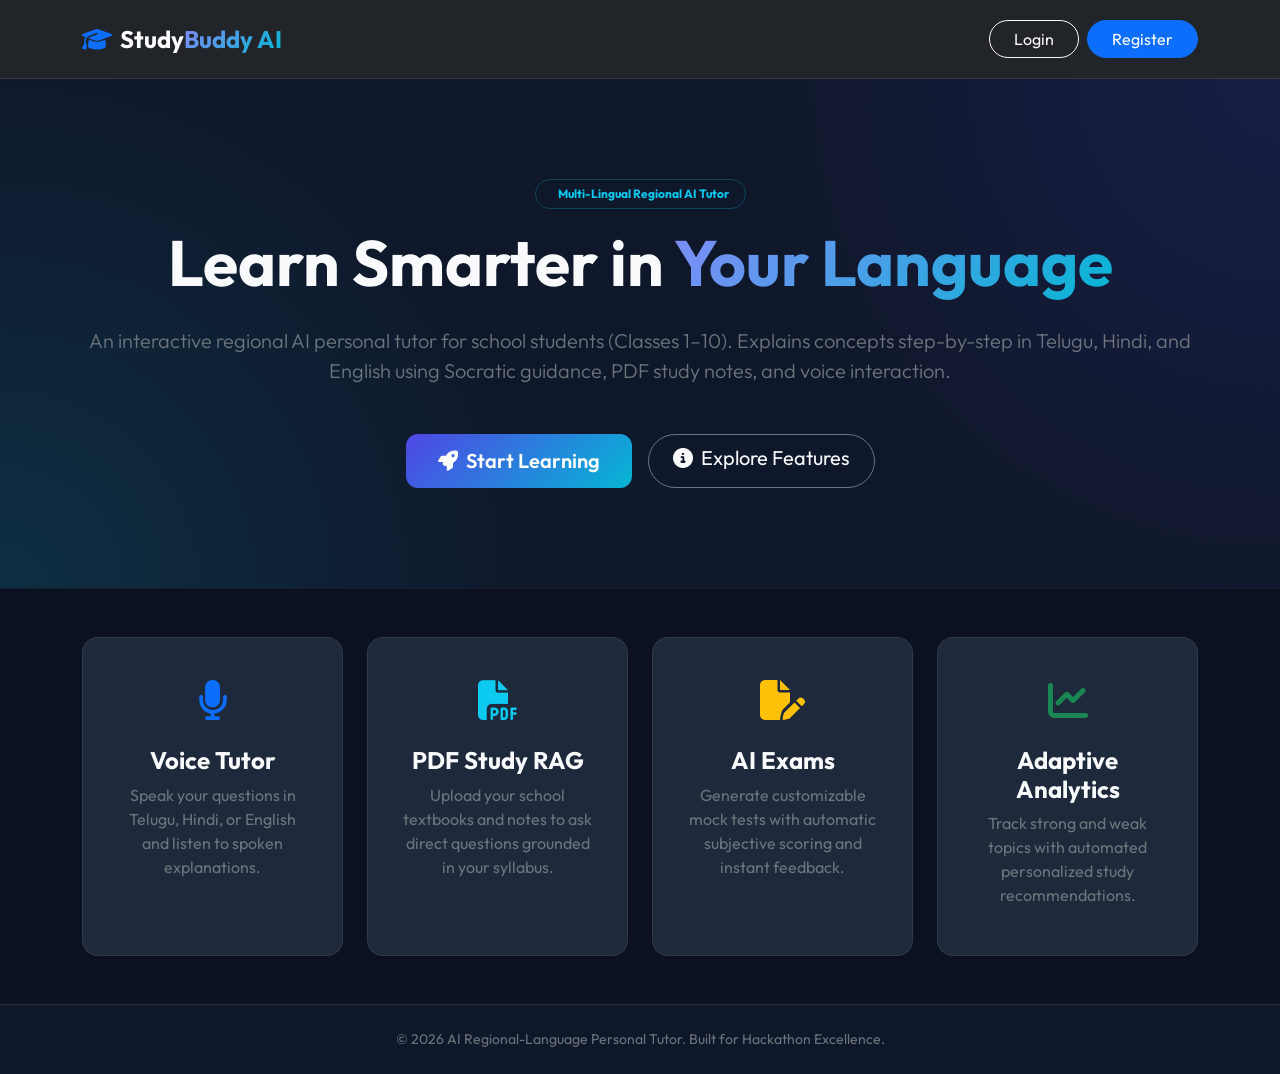
<file: study buddy/frontend/index.html>
<!DOCTYPE html>
<html lang="en">
<head>
    <meta charset="UTF-8">
    <meta name="viewport" content="width=device-width, initial-scale=1.0">
    <title>AI Regional-Language Personal Tutor</title>
    <!-- Bootstrap 5 CSS -->
    <link href="https://cdn.jsdelivr.net/npm/bootstrap@5.3.3/dist/css/bootstrap.min.css" rel="stylesheet">
    <!-- Google Fonts -->
    <link href="https://fonts.googleapis.com/css2?family=Outfit:wght@300;400;500;600;700&display=swap" rel="stylesheet">
    <!-- FontAwesome Icons -->
    <link rel="stylesheet" href="https://cdnjs.cloudflare.com/ajax/libs/font-awesome/6.5.1/css/all.min.css">
    <style>
        :root {
            --primary: #4F46E5;
            --primary-hover: #4338CA;
            --bg-dark: #0F172A;
            --card-bg: #1E293B;
            --text-light: #F8FAFC;
            --accent: #06B6D4;
        }
        body {
            font-family: 'Outfit', sans-serif;
            background-color: var(--bg-dark);
            color: var(--text-light);
            min-height: 100vh;
            display: flex;
            flex-direction: column;
        }
        .hero-section {
            padding: 100px 0;
            background: radial-gradient(circle at top right, rgba(79, 70, 229, 0.15), transparent 40%),
                        radial-gradient(circle at bottom left, rgba(6, 182, 212, 0.15), transparent 40%);
        }
        .gradient-text {
            background: linear-gradient(135deg, #818CF8, #06B6D4);
            -webkit-background-clip: text;
            -webkit-text-fill-color: transparent;
        }
        .feature-card {
            background: var(--card-bg);
            border: 1px solid rgba(255, 255, 255, 0.08);
            border-radius: 16px;
            padding: 2rem;
            transition: transform 0.3s ease, border-color 0.3s ease;
        }
        .feature-card:hover {
            transform: translateY(-5px);
            border-color: rgba(99, 102, 241, 0.4);
        }
        .btn-custom {
            background: linear-gradient(135deg, #4F46E5, #06B6D4);
            border: none;
            color: white;
            padding: 12px 32px;
            font-weight: 600;
            border-radius: 12px;
            transition: opacity 0.2s ease;
        }
        .btn-custom:hover {
            opacity: 0.9;
            color: white;
        }
    </style>
</head>
<body>
    <!-- Navbar -->
    <nav class="navbar navbar-expand-lg navbar-dark bg-dark py-3 border-bottom border-secondary border-opacity-25">
        <div class="container">
            <a class="navbar-brand fw-bold fs-4 d-flex align-items-center gap-2" href="#">
                <i class="fa-solid fa-graduation-cap text-primary"></i>
                <span>Study<span class="gradient-text">Buddy AI</span></span>
            </a>
            <div class="d-flex gap-2">
                <a href="login.html" class="btn btn-outline-light rounded-pill px-4">Login</a>
                <a href="register.html" class="btn btn-primary rounded-pill px-4">Register</a>
            </div>
        </div>
    </nav>

    <!-- Hero Section -->
    <section class="hero-section flex-grow-1 d-flex align-items-center">
        <div class="container text-center">
            <span class="badge bg-indigo-500 bg-opacity-25 text-info px-3 py-2 rounded-pill mb-3 border border-info border-opacity-25">
                <i class="fa-solid fa-sparkles me-1"></i> Multi-Lingual Regional AI Tutor
            </span>
            <h1 class="display-3 fw-bold mb-4">Learn Smarter in <span class="gradient-text">Your Language</span></h1>
            <p class="lead text-secondary max-w-2xl mx-auto mb-5">
                An interactive regional AI personal tutor for school students (Classes 1–10). Explains concepts step-by-step in Telugu, Hindi, and English using Socratic guidance, PDF study notes, and voice interaction.
            </p>
            <div class="d-flex justify-content-center gap-3">
                <a href="login.html" class="btn btn-custom btn-lg"><i class="fa-solid fa-rocket me-2"></i>Start Learning</a>
                <a href="#features" class="btn btn-outline-secondary btn-lg rounded-pill px-4 text-light"><i class="fa-solid fa-circle-info me-2"></i>Explore Features</a>
            </div>
        </div>
    </section>

    <!-- Features -->
    <section id="features" class="py-5 bg-black bg-opacity-25 border-top border-secondary border-opacity-10">
        <div class="container">
            <div class="row g-4">
                <div class="col-md-3">
                    <div class="feature-card text-center h-100">
                        <div class="fs-1 text-primary mb-3"><i class="fa-solid fa-microphone"></i></div>
                        <h4 class="fw-bold mb-2">Voice Tutor</h4>
                        <p class="text-secondary">Speak your questions in Telugu, Hindi, or English and listen to spoken explanations.</p>
                    </div>
                </div>
                <div class="col-md-3">
                    <div class="feature-card text-center h-100">
                        <div class="fs-1 text-info mb-3"><i class="fa-solid fa-file-pdf"></i></div>
                        <h4 class="fw-bold mb-2">PDF Study RAG</h4>
                        <p class="text-secondary">Upload your school textbooks and notes to ask direct questions grounded in your syllabus.</p>
                    </div>
                </div>
                <div class="col-md-3">
                    <div class="feature-card text-center h-100">
                        <div class="fs-1 text-warning mb-3"><i class="fa-solid fa-file-pen"></i></div>
                        <h4 class="fw-bold mb-2">AI Exams</h4>
                        <p class="text-secondary">Generate customizable mock tests with automatic subjective scoring and instant feedback.</p>
                    </div>
                </div>
                <div class="col-md-3">
                    <div class="feature-card text-center h-100">
                        <div class="fs-1 text-success mb-3"><i class="fa-solid fa-chart-line"></i></div>
                        <h4 class="fw-bold mb-2">Adaptive Analytics</h4>
                        <p class="text-secondary">Track strong and weak topics with automated personalized study recommendations.</p>
                    </div>
                </div>
            </div>
        </div>
    </section>

    <!-- Footer -->
    <footer class="py-4 border-top border-secondary border-opacity-25 text-center text-secondary small">
        <div class="container">
            <p class="mb-0">© 2026 AI Regional-Language Personal Tutor. Built for Hackathon Excellence.</p>
        </div>
    </footer>
</body>
</html>
</file>
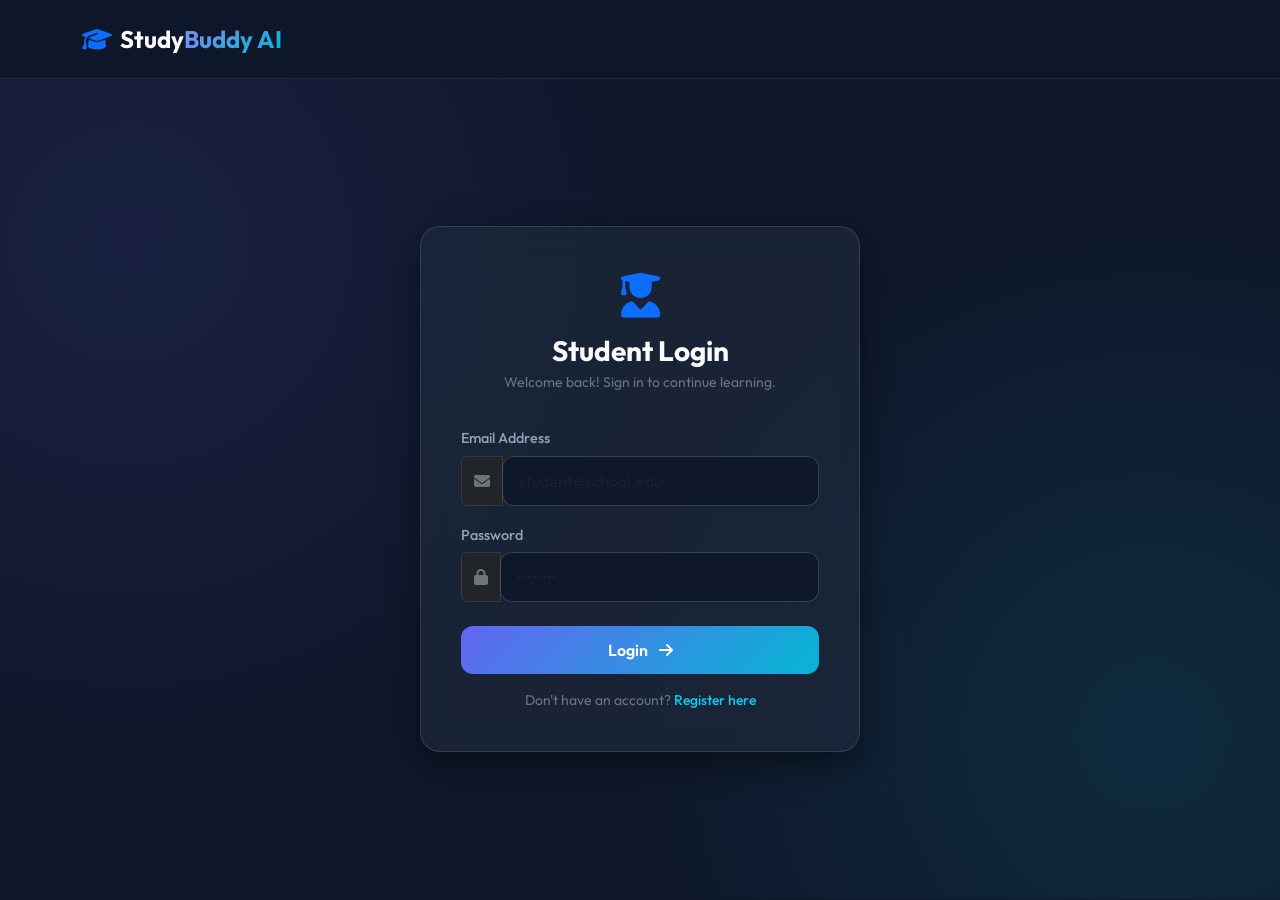
<file: study buddy/frontend/chat.html>
<!DOCTYPE html>
<html lang="en">
<head>
    <meta charset="UTF-8">
    <meta name="viewport" content="width=device-width, initial-scale=1.0">
    <title>AI Tutor Chat - StudyBuddy AI</title>
    <link href="https://cdn.jsdelivr.net/npm/bootstrap@5.3.3/dist/css/bootstrap.min.css" rel="stylesheet">
    <link href="https://fonts.googleapis.com/css2?family=Outfit:wght@300;400;500;600;700&display=swap" rel="stylesheet">
    <link rel="stylesheet" href="https://cdnjs.cloudflare.com/ajax/libs/font-awesome/6.5.1/css/all.min.css">
    <link rel="stylesheet" href="css/style.css">
    <link rel="stylesheet" href="css/chat.css">
</head>
<body>
    <!-- App Navbar -->
    <nav class="navbar navbar-expand-lg navbar-dark navbar-custom py-2 border-bottom border-secondary border-opacity-25">
        <div class="container-fluid px-4">
            <div class="d-flex align-items-center gap-3">
                <button class="btn btn-outline-secondary btn-sm d-md-none" type="button" data-bs-toggle="offcanvas" data-bs-target="#sidebarOffcanvas">
                    <i class="fa-solid fa-bars"></i>
                </button>
                <a class="navbar-brand fw-bold fs-4 d-flex align-items-center gap-2" href="dashboard.html">
                    <i class="fa-solid fa-graduation-cap text-primary"></i>
                    <span>Study<span class="gradient-text">Buddy AI</span></span>
                </a>
            </div>

            <div class="d-flex align-items-center gap-2">
                <a href="dashboard.html" class="btn btn-outline-light btn-sm rounded-pill px-3">
                    <i class="fa-solid fa-house me-1"></i> Dashboard
                </a>
                <button id="btnNewChat" class="btn btn-primary-gradient btn-sm rounded-pill px-3">
                    <i class="fa-solid fa-plus me-1"></i> New Chat
                </button>
            </div>
        </div>
    </nav>

    <!-- Main Chat Workspace -->
    <div class="chat-container">
        <!-- Desktop Sidebar History -->
        <aside class="chat-sidebar d-none d-md-flex">
            <div class="p-3 border-bottom border-secondary border-opacity-25 d-flex justify-content-between align-items-center">
                <span class="fw-bold text-secondary small text-uppercase tracking-wider"><i class="fa-solid fa-clock-rotate-left me-2"></i>History</span>
                <a href="history.html" class="text-info small text-decoration-none">Manage</a>
            </div>
            <div class="history-list" id="sidebarHistoryList">
                <!-- Dynamically populated -->
            </div>
        </aside>

        <!-- Mobile Offcanvas Sidebar -->
        <div class="offcanvas offcanvas-start bg-dark text-light" tabindex="-1" id="sidebarOffcanvas">
            <div class="offcanvas-header border-bottom border-secondary border-opacity-25">
                <h5 class="offcanvas-title fw-bold"><i class="fa-solid fa-clock-rotate-left me-2 text-primary"></i>Chat History</h5>
                <button type="button" class="btn-close btn-close-white" data-bs-dismiss="offcanvas"></button>
            </div>
            <div class="offcanvas-body p-2" id="mobileSidebarHistoryList">
                <!-- Dynamically populated -->
            </div>
        </div>

        <!-- Main Chat Area -->
        <main class="chat-main">
            <!-- Header Controls Bar -->
            <div class="chat-header">
                <div class="d-flex align-items-center gap-2">
                    <h5 class="fw-bold mb-0 text-truncate" id="chatTitle" style="max-width: 300px;">New Doubt Session</h5>
                    <span class="badge bg-primary bg-opacity-25 text-info border border-info border-opacity-25" id="activeModeBadge">Teach Me</span>
                </div>

                <div class="d-flex align-items-center gap-2">
                    <!-- Auto-Speak Toggle -->
                    <div class="form-check form-switch mb-0 d-none d-sm-flex align-items-center gap-1 text-secondary small">
                        <input class="form-check-input" type="checkbox" id="autoSpeakToggle">
                        <label class="form-check-label" for="autoSpeakToggle"><i class="fa-solid fa-volume-high me-1"></i>Auto-Speak</label>
                    </div>

                    <!-- Tutor Mode Selector -->
                    <select class="form-select form-select-sm" id="tutorModeSelect" style="width: auto;">
                        <option value="Teach Me">🎓 Teach Me (Socratic Step-by-Step)</option>
                        <option value="Quick Explanation">⚡ Quick Explanation</option>
                        <option value="Practice Me">📝 Practice Me</option>
                    </select>

                    <!-- Language Selector -->
                    <select class="form-select form-select-sm" id="languageSelect" style="width: auto;">
                        <option value="English">🇬🇧 English</option>
                        <option value="Telugu">తెలుగు (Telugu)</option>
                        <option value="Hindi">हिंदी (Hindi)</option>
                    </select>

                    <!-- Knowledge Source & RAG Mode Selector -->
                    <select class="form-select form-select-sm" id="documentSelect" style="width: auto;">
                        <option value="">🌐 General AI Knowledge</option>
                        <option value="STRICT_ALL">📄 Strict PDF Mode (All Notes)</option>
                    </select>
                </div>
            </div>

            <!-- Messages Stream Area -->
            <div class="chat-messages" id="chatMessages">
                <!-- Welcome Empty State -->
                <div class="text-center my-auto py-5" id="emptyChatState">
                    <div class="fs-1 text-primary mb-3"><i class="fa-solid fa-robot"></i></div>
                    <h3 class="fw-bold mb-2">Hello! I am your AI Tutor.</h3>
                    <p class="text-secondary max-w-lg mx-auto mb-4">
                        Ask any school doubt in <strong>Telugu</strong>, <strong>Hindi</strong>, or <strong>English</strong>. I will guide you step-by-step to help you truly understand!
                    </p>
                    <div class="d-flex justify-content-center gap-2 flex-wrap">
                        <button class="btn btn-outline-secondary btn-sm rounded-pill sample-prompt" data-prompt="Explain Newton's third law with a simple example">
                            "Explain Newton's third law"
                        </button>
                        <button class="btn btn-outline-secondary btn-sm rounded-pill sample-prompt" data-prompt="Photosynthesis ante enti? Simple ga cheppu">
                            "Photosynthesis ante enti?"
                        </button>
                        <button class="btn btn-outline-secondary btn-sm rounded-pill sample-prompt" data-prompt="Solve 2x + 5 = 15 step by step">
                            "Solve 2x + 5 = 15"
                        </button>
                    </div>
                </div>
            </div>

            <!-- Message Composer Form -->
            <div class="chat-composer">
                <form id="chatForm">
                    <div class="composer-input-group">
                        <button type="button" class="btn btn-mic" id="micBtn" title="Voice Input">
                            <i class="fa-solid fa-microphone"></i>
                        </button>

                        <input type="text" class="form-control composer-input" id="chatInput" placeholder="Ask any doubt in English, Telugu, or Hindi..." required autocomplete="off">

                        <button type="submit" class="btn btn-primary-gradient rounded-pill px-4" id="sendBtn">
                            <span>Send</span> <i class="fa-solid fa-paper-plane ms-1"></i>
                        </button>
                    </div>
                </form>
            </div>
        </main>
    </div>

    <!-- Bootstrap 5 Bundle JS -->
    <script src="https://cdn.jsdelivr.net/npm/bootstrap@5.3.3/dist/js/bootstrap.bundle.min.js"></script>
    <script src="js/api.js"></script>
    <script src="js/auth.js"></script>
    <script src="js/voice.js"></script>
    <script src="js/chat.js"></script>
</body>
</html>
</file>
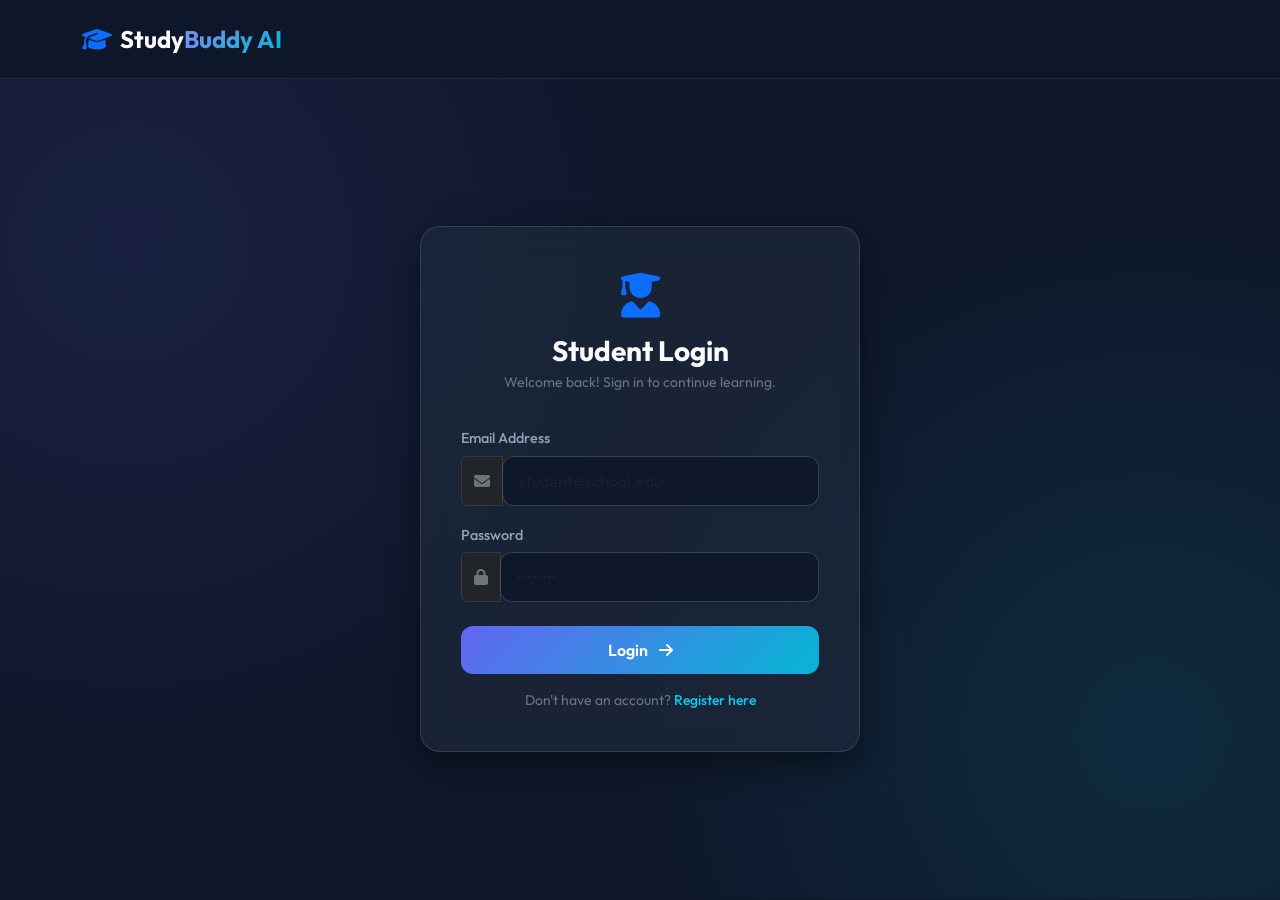
<file: study buddy/frontend/exam.html>
<!DOCTYPE html>
<html lang="en">
<head>
    <meta charset="UTF-8">
    <meta name="viewport" content="width=device-width, initial-scale=1.0">
    <title>Take AI Exam - StudyBuddy AI</title>
    <link href="https://cdn.jsdelivr.net/npm/bootstrap@5.3.3/dist/css/bootstrap.min.css" rel="stylesheet">
    <link href="https://fonts.googleapis.com/css2?family=Outfit:wght@300;400;500;600;700&display=swap" rel="stylesheet">
    <link rel="stylesheet" href="https://cdnjs.cloudflare.com/ajax/libs/font-awesome/6.5.1/css/all.min.css">
    <link rel="stylesheet" href="css/style.css">
    <link rel="stylesheet" href="css/exam.css">
</head>
<body>
    <!-- Fixed Exam Header -->
    <header class="exam-header sticky-top">
        <div class="container d-flex align-items-center justify-content-between">
            <div class="d-flex align-items-center gap-3">
                <a href="exams.html" class="btn btn-outline-secondary btn-sm rounded-circle"><i class="fa-solid fa-arrow-left"></i></a>
                <div>
                    <h5 class="fw-bold mb-0 text-truncate" id="examTitle" style="max-width: 350px;">Physics Mock Test</h5>
                    <span class="badge bg-primary bg-opacity-25 text-info" id="examMetaBadge">Question 1 of 5</span>
                </div>
            </div>

            <!-- Countdown Timer -->
            <div id="timerContainer" class="d-none">
                <div class="timer-badge">
                    <i class="fa-solid fa-clock"></i>
                    <span id="timerText">00:00</span>
                </div>
            </div>

            <button type="button" class="btn btn-primary-gradient px-4" id="btnSubmitExamTop" onclick="confirmSubmitExam()">
                Submit Exam <i class="fa-solid fa-paper-plane ms-1"></i>
            </button>
        </div>
    </header>

    <!-- Exam Workspace -->
    <main class="container py-4">
        <div class="row g-4">
            <!-- Question Viewport -->
            <div class="col-lg-8">
                <div class="question-card mb-4" id="questionContainer">
                    <!-- Dynamically populated question card -->
                </div>

                <!-- Navigation Controls -->
                <div class="d-flex justify-content-between align-items-center">
                    <button class="btn btn-outline-secondary rounded-pill px-4" id="btnPrev" onclick="navigateQuestion(-1)" disabled>
                        <i class="fa-solid fa-chevron-left me-1"></i> Previous
                    </button>

                    <button class="btn btn-primary-gradient rounded-pill px-4" id="btnNext" onclick="navigateQuestion(1)">
                        Next <i class="fa-solid fa-chevron-right ms-1"></i>
                    </button>
                </div>
            </div>

            <!-- Side Question Palette Navigator -->
            <div class="col-lg-4">
                <div class="glass-card p-4">
                    <h6 class="fw-bold mb-3"><i class="fa-solid fa-grid-2 me-2 text-primary"></i>Question Navigator</h6>
                    <div class="question-nav-grid mb-4" id="questionNavGrid">
                        <!-- Dynamically populated 1 2 3... -->
                    </div>

                    <div class="d-flex align-items-center justify-content-between text-secondary small pt-3 border-top border-secondary border-opacity-25">
                        <div><i class="fa-solid fa-circle text-success me-1"></i>Answered</div>
                        <div><i class="fa-solid fa-circle text-primary me-1"></i>Current</div>
                        <div><i class="fa-solid fa-circle text-secondary me-1"></i>Unanswered</div>
                    </div>
                </div>
            </div>
        </div>
    </main>

    <script src="https://cdn.jsdelivr.net/npm/bootstrap@5.3.3/dist/js/bootstrap.bundle.min.js"></script>
    <script src="js/api.js"></script>
    <script src="js/auth.js"></script>
    <script src="js/exams.js"></script>
</body>
</html>
</file>
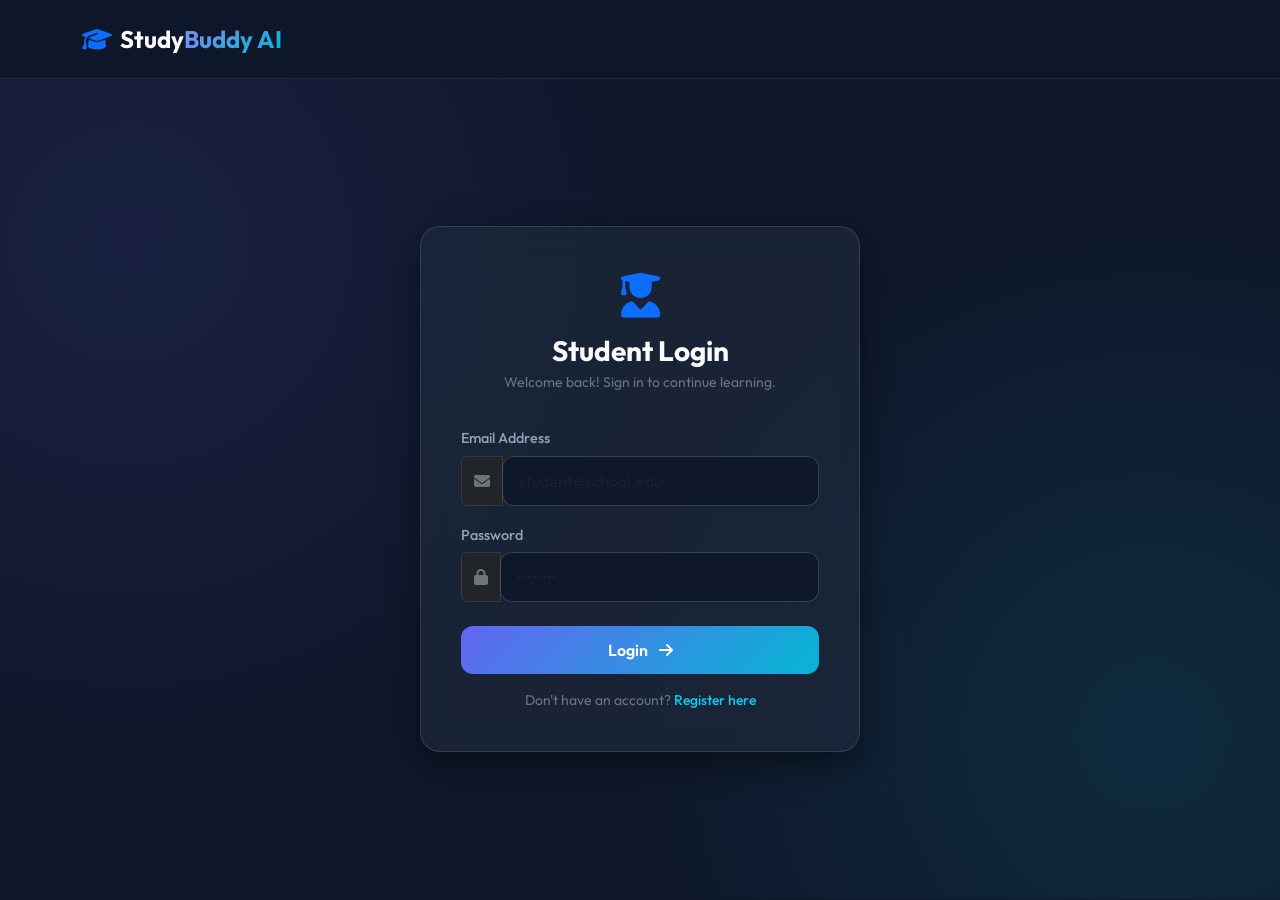
<file: study buddy/frontend/exams.html>
<!DOCTYPE html>
<html lang="en">
<head>
    <meta charset="UTF-8">
    <meta name="viewport" content="width=device-width, initial-scale=1.0">
    <title>AI Exam Generator - StudyBuddy AI</title>
    <link href="https://cdn.jsdelivr.net/npm/bootstrap@5.3.3/dist/css/bootstrap.min.css" rel="stylesheet">
    <link href="https://fonts.googleapis.com/css2?family=Outfit:wght@300;400;500;600;700&display=swap" rel="stylesheet">
    <link rel="stylesheet" href="https://cdnjs.cloudflare.com/ajax/libs/font-awesome/6.5.1/css/all.min.css">
    <link rel="stylesheet" href="css/style.css">
    <link rel="stylesheet" href="css/exam.css">
</head>
<body>
    <!-- App Navbar -->
    <nav class="navbar navbar-expand-lg navbar-dark navbar-custom py-3 border-bottom border-secondary border-opacity-25">
        <div class="container">
            <a class="navbar-brand fw-bold fs-4 d-flex align-items-center gap-2" href="dashboard.html">
                <i class="fa-solid fa-graduation-cap text-primary"></i>
                <span>Study<span class="gradient-text">Buddy AI</span></span>
            </a>
            <div class="d-flex align-items-center gap-3">
                <a href="dashboard.html" class="btn btn-outline-light btn-sm rounded-pill px-3">
                    <i class="fa-solid fa-house me-1"></i> Dashboard
                </a>
            </div>
        </div>
    </nav>

    <!-- Page Content -->
    <div class="container py-5">
        <div class="d-flex justify-content-between align-items-center mb-4 flex-wrap gap-3">
            <div>
                <h3 class="fw-bold mb-1"><i class="fa-solid fa-file-signature text-warning me-2"></i>AI Mock Exam Generator</h3>
                <p class="text-secondary small mb-0">Generate personalized practice exams in English, Telugu, or Hindi.</p>
            </div>
            <button class="btn btn-primary-gradient rounded-pill px-4" data-bs-toggle="modal" data-bs-target="#generateExamModal">
                <i class="fa-solid fa-wand-magic-sparkles me-2"></i>Generate New Exam
            </button>
        </div>

        <!-- Available Exams List -->
        <div class="row g-4" id="examsListGrid">
            <!-- Dynamically populated -->
        </div>
    </div>

    <!-- Generate Exam Modal -->
    <div class="modal fade" id="generateExamModal" tabindex="-1">
        <div class="modal-dialog modal-dialog-centered modal-lg">
            <div class="modal-content glass-card text-light border-secondary border-opacity-25">
                <div class="modal-header border-bottom border-secondary border-opacity-25">
                    <h5 class="modal-title fw-bold"><i class="fa-solid fa-sliders text-warning me-2"></i>Configure AI Exam</h5>
                    <button type="button" class="btn-close btn-close-white" data-bs-dismiss="modal"></button>
                </div>
                <form id="generateExamForm">
                    <div class="modal-body">
                        <div class="row g-3 mb-3">
                            <div class="col-md-6">
                                <label for="examSubject" class="form-label text-secondary">Subject</label>
                                <select class="form-select" id="examSubject" required>
                                    <option value="Physics">Physics</option>
                                    <option value="Chemistry">Chemistry</option>
                                    <option value="Biology">Biology</option>
                                    <option value="Mathematics">Mathematics</option>
                                    <option value="Social Studies">Social Studies</option>
                                    <option value="Reasoning">Reasoning</option>
                                </select>
                            </div>
                            <div class="col-md-6">
                                <label for="examLanguage" class="form-label text-secondary">Language</label>
                                <select class="form-select" id="examLanguage" required>
                                    <option value="English">English</option>
                                    <option value="Telugu">Telugu (తెలుగు)</option>
                                    <option value="Hindi">Hindi (हिंदी)</option>
                                </select>
                            </div>
                        </div>

                        <div class="row g-3 mb-3">
                            <div class="col-md-6">
                                <label for="examDifficulty" class="form-label text-secondary">Difficulty Level</label>
                                <select class="form-select" id="examDifficulty" required>
                                    <option value="Easy">Easy (Fundamental concepts)</option>
                                    <option value="Medium" selected>Medium (Standard school exam level)</option>
                                    <option value="Hard">Hard (Advanced problem solving)</option>
                                    <option value="Mixed">Mixed (All difficulty levels)</option>
                                </select>
                            </div>
                            <div class="col-md-6">
                                <label for="questionTypes" class="form-label text-secondary">Question Types</label>
                                <select class="form-select" id="questionTypes" required>
                                    <option value="MCQ" selected>Multiple Choice (MCQ)</option>
                                    <option value="True/False">True / False</option>
                                    <option value="Short Answer">Short Answer</option>
                                    <option value="Mixed">Mixed Types</option>
                                </select>
                            </div>
                        </div>

                        <div class="row g-3 mb-3">
                            <div class="col-md-6">
                                <label for="totalQuestions" class="form-label text-secondary">Number of Questions</label>
                                <select class="form-select" id="totalQuestions" required>
                                    <option value="5" selected>5 Questions</option>
                                    <option value="10">10 Questions</option>
                                    <option value="15">15 Questions</option>
                                </select>
                            </div>
                            <div class="col-md-6">
                                <label for="timeLimit" class="form-label text-secondary">Timer</label>
                                <select class="form-select" id="timeLimit" required>
                                    <option value="0" selected>Untimed Practice</option>
                                    <option value="10">10 Minutes</option>
                                    <option value="20">20 Minutes</option>
                                    <option value="30">30 Minutes</option>
                                </select>
                            </div>
                        </div>

                        <div class="mb-3">
                            <label for="examDocSelect" class="form-label text-secondary">Base Exam on Uploaded PDF (Optional)</label>
                            <select class="form-select" id="examDocSelect">
                                <option value="">🌐 General Syllabus Knowledge</option>
                            </select>
                        </div>
                    </div>

                    <div class="modal-footer border-top border-secondary border-opacity-25">
                        <button type="button" class="btn btn-outline-secondary rounded-pill px-3" data-bs-dismiss="modal">Cancel</button>
                        <button type="submit" class="btn btn-primary-gradient px-4" id="btnSubmitGenerate">
                            Generate Exam <i class="fa-solid fa-sparkles ms-1"></i>
                        </button>
                    </div>
                </form>
            </div>
        </div>
    </div>

    <script src="https://cdn.jsdelivr.net/npm/bootstrap@5.3.3/dist/js/bootstrap.bundle.min.js"></script>
    <script src="js/api.js"></script>
    <script src="js/auth.js"></script>
    <script src="js/exams.js"></script>
    <script>
        document.addEventListener('DOMContentLoaded', () => {
            loadExamsList();
            loadDocumentOptions();
        });

        async function loadExamsList() {
            const grid = document.getElementById('examsListGrid');
            try {
                const exams = await API.request('/exams');
                if (!exams || exams.length === 0) {
                    grid.innerHTML = `
                        <div class="col-12 text-center py-5">
                            <i class="fa-solid fa-file-signature fs-1 text-secondary opacity-50 mb-3"></i>
                            <h5 class="fw-bold">No exams created yet</h5>
                            <p class="text-secondary small">Generate your first AI mock test to practice!</p>
                        </div>
                    `;
                    return;
                }

                grid.innerHTML = exams.map(e => `
                    <div class="col-md-6 col-lg-4">
                        <div class="glass-card p-4 h-100 d-flex flex-column justify-content-between">
                            <div>
                                <div class="d-flex justify-content-between align-items-center mb-3">
                                    <span class="badge bg-warning bg-opacity-25 text-warning border border-warning border-opacity-25">${e.subject}</span>
                                    <span class="badge bg-primary bg-opacity-25 text-info">${e.language}</span>
                                </div>
                                <h5 class="fw-bold mb-2 text-truncate">${e.title}</h5>
                                <div class="text-secondary small mb-3">
                                    <div><i class="fa-solid fa-list-check me-2 text-primary"></i>${e.total_questions} Questions • ${e.difficulty}</div>
                                    <div><i class="fa-solid fa-stopwatch me-2 text-warning"></i>${e.time_limit_minutes > 0 ? e.time_limit_minutes + ' Mins' : 'Untimed'}</div>
                                </div>
                            </div>
                            <div class="pt-3 border-top border-secondary border-opacity-25">
                                <a href="exam.html?id=${e.id}" class="btn btn-primary-gradient w-100">
                                    Start Test <i class="fa-solid fa-play ms-1"></i>
                                </a>
                            </div>
                        </div>
                    </div>
                `).join('');
            } catch (err) {
                grid.innerHTML = `<div class="col-12 text-danger">Failed to load exams list.</div>`;
            }
        }

        async function loadDocumentOptions() {
            try {
                const docs = await API.request('/documents');
                const select = document.getElementById('examDocSelect');
                if (docs && docs.length > 0) {
                    docs.forEach(d => {
                        select.innerHTML += `<option value="${d.id}">📄 ${d.filename}</option>`;
                    });
                }
            } catch(e) {}
        }
    </script>
</body>
</html>
</file>
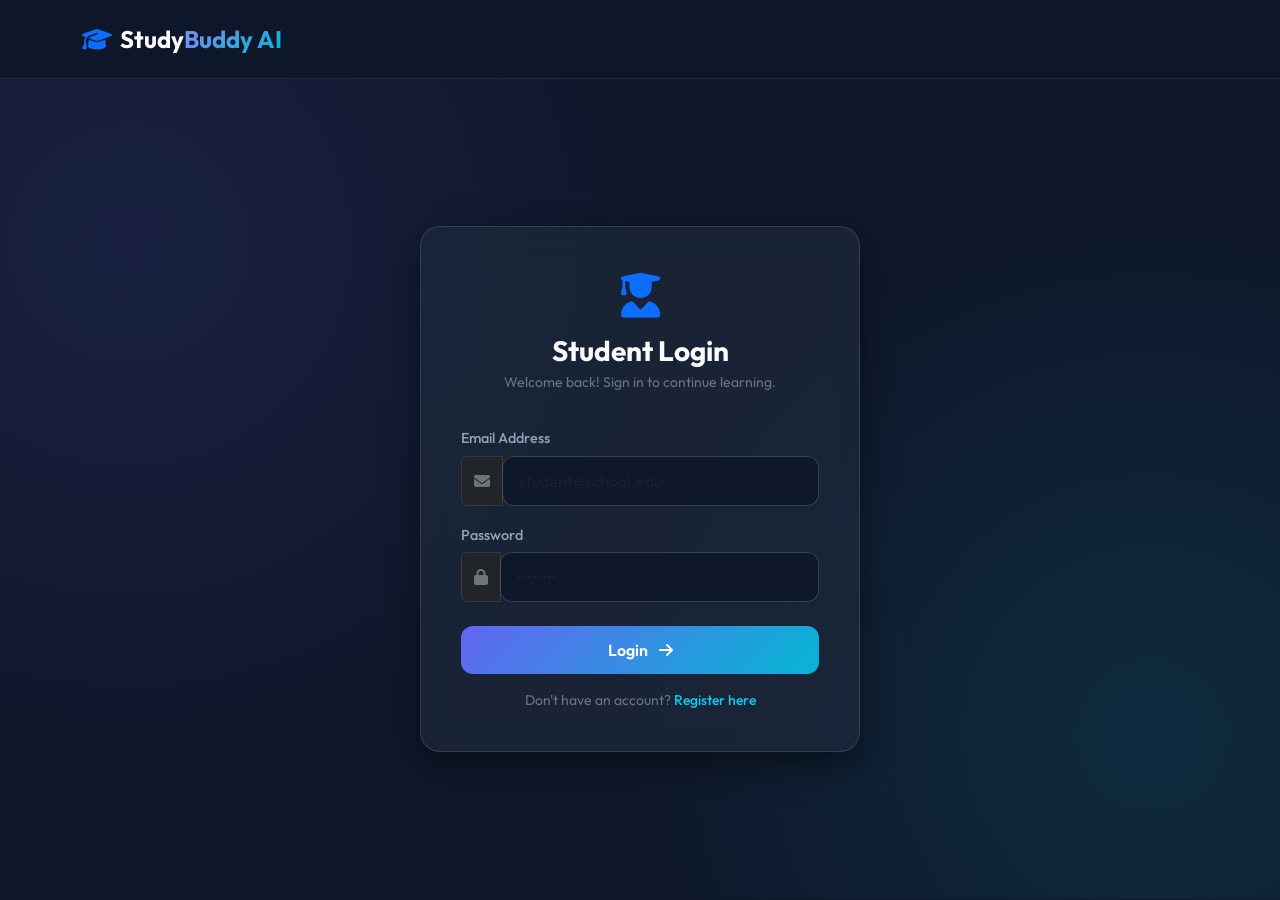
<file: study buddy/frontend/history.html>
<!DOCTYPE html>
<html lang="en">
<head>
    <meta charset="UTF-8">
    <meta name="viewport" content="width=device-width, initial-scale=1.0">
    <title>Chat History - StudyBuddy AI</title>
    <link href="https://cdn.jsdelivr.net/npm/bootstrap@5.3.3/dist/css/bootstrap.min.css" rel="stylesheet">
    <link href="https://fonts.googleapis.com/css2?family=Outfit:wght@300;400;500;600;700&display=swap" rel="stylesheet">
    <link rel="stylesheet" href="https://cdnjs.cloudflare.com/ajax/libs/font-awesome/6.5.1/css/all.min.css">
    <link rel="stylesheet" href="css/style.css">
</head>
<body>
    <!-- App Navbar -->
    <nav class="navbar navbar-expand-lg navbar-dark navbar-custom py-3 border-bottom border-secondary border-opacity-25">
        <div class="container">
            <a class="navbar-brand fw-bold fs-4 d-flex align-items-center gap-2" href="dashboard.html">
                <i class="fa-solid fa-graduation-cap text-primary"></i>
                <span>Study<span class="gradient-text">Buddy AI</span></span>
            </a>
            <div class="d-flex align-items-center gap-3">
                <a href="chat.html" class="btn btn-primary-gradient btn-sm rounded-pill px-3">
                    <i class="fa-solid fa-plus me-1"></i> New Chat
                </a>
                <a href="dashboard.html" class="btn btn-outline-light btn-sm rounded-pill px-3">
                    <i class="fa-solid fa-house me-1"></i> Dashboard
                </a>
            </div>
        </div>
    </nav>

    <!-- History Manager Content -->
    <div class="container py-5">
        <div class="d-flex justify-content-between align-items-center mb-4">
            <div>
                <h3 class="fw-bold mb-1"><i class="fa-solid fa-clock-rotate-left text-primary me-2"></i>Tutoring Session History</h3>
                <p class="text-secondary small mb-0">Search, review, or continue your previous learning sessions.</p>
            </div>
            <input type="text" class="form-control form-control-sm w-auto" id="searchHistory" placeholder="Search conversations...">
        </div>

        <div class="row g-3" id="historyCardGrid">
            <!-- Dynamically populated -->
        </div>
    </div>

    <script src="js/api.js"></script>
    <script src="js/auth.js"></script>
    <script>
        document.addEventListener('DOMContentLoaded', async () => {
            loadHistoryGrid();
            document.getElementById('searchHistory').addEventListener('input', (e) => {
                const query = e.target.value.toLowerCase();
                const cards = document.querySelectorAll('.history-card');
                cards.forEach(card => {
                    const title = card.getAttribute('data-title').toLowerCase();
                    card.style.display = title.includes(query) ? 'block' : 'none';
                });
            });
        });

        async function loadHistoryGrid() {
            const grid = document.getElementById('historyCardGrid');
            try {
                const conversations = await API.request('/chat/history');
                if (!conversations || conversations.length === 0) {
                    grid.innerHTML = `
                        <div class="col-12 text-center py-5">
                            <i class="fa-solid fa-folder-open fs-1 text-secondary opacity-50 mb-3"></i>
                            <h5 class="fw-bold">No chat history yet</h5>
                            <p class="text-secondary small">Start your first tutoring session now!</p>
                            <a href="chat.html" class="btn btn-primary-gradient rounded-pill px-4 mt-2">Start Learning</a>
                        </div>
                    `;
                    return;
                }

                grid.innerHTML = conversations.map(c => `
                    <div class="col-md-6 col-lg-4 history-card" data-title="${c.title}">
                        <div class="glass-card p-4 h-100 d-flex flex-column justify-content-between">
                            <div>
                                <div class="d-flex justify-content-between align-items-start mb-2">
                                    <span class="badge bg-primary bg-opacity-25 text-info border border-info border-opacity-25">${c.selected_language}</span>
                                    <span class="badge bg-secondary bg-opacity-25 text-secondary">${c.tutor_mode}</span>
                                </div>
                                <h5 class="fw-bold mb-2 text-truncate">${c.title}</h5>
                                <p class="text-secondary small mb-3">Updated: ${new Date(c.updated_at).toLocaleDateString()}</p>
                            </div>
                            <div class="d-flex gap-2 pt-3 border-top border-secondary border-opacity-25">
                                <a href="chat.html?id=${c.id}" class="btn btn-primary-gradient btn-sm flex-grow-1">Continue Chat <i class="fa-solid fa-arrow-right ms-1"></i></a>
                                <button onclick="deleteConv(${c.id})" class="btn btn-outline-danger btn-sm" title="Delete"><i class="fa-solid fa-trash"></i></button>
                            </div>
                        </div>
                    </div>
                `).join('');
            } catch (e) {
                grid.innerHTML = `<div class="col-12 text-danger">Failed to load conversation history.</div>`;
            }
        }

        async function deleteConv(id) {
            if (confirm('Are you sure you want to delete this conversation history?')) {
                try {
                    await API.request(`/chat/${id}`, { method: 'DELETE' });
                    showToast('Conversation deleted', 'success');
                    loadHistoryGrid();
                } catch (e) {
                    showToast('Failed to delete conversation', 'error');
                }
            }
        }
    </script>
</body>
</html>
</file>
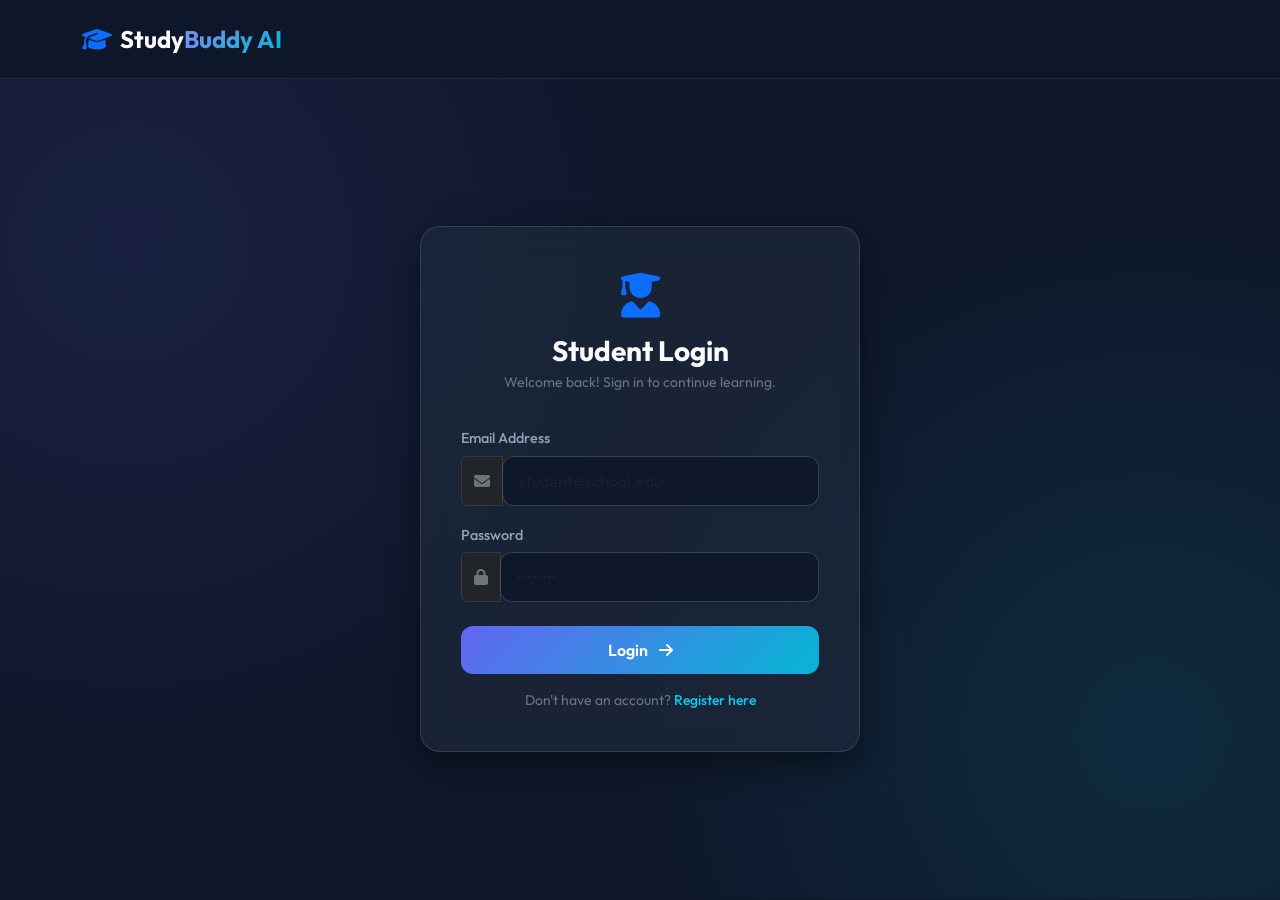
<file: study buddy/frontend/login.html>
<!DOCTYPE html>
<html lang="en">
<head>
    <meta charset="UTF-8">
    <meta name="viewport" content="width=device-width, initial-scale=1.0">
    <title>Student Login - AI Personal Tutor</title>
    <link href="https://cdn.jsdelivr.net/npm/bootstrap@5.3.3/dist/css/bootstrap.min.css" rel="stylesheet">
    <link href="https://fonts.googleapis.com/css2?family=Outfit:wght@300;400;500;600;700&display=swap" rel="stylesheet">
    <link rel="stylesheet" href="https://cdnjs.cloudflare.com/ajax/libs/font-awesome/6.5.1/css/all.min.css">
    <link rel="stylesheet" href="css/style.css">
    <link rel="stylesheet" href="css/auth.css">
</head>
<body>
    <!-- Navbar -->
    <nav class="navbar navbar-expand-lg navbar-dark navbar-custom py-3">
        <div class="container">
            <a class="navbar-brand fw-bold fs-4 d-flex align-items-center gap-2" href="index.html">
                <i class="fa-solid fa-graduation-cap text-primary"></i>
                <span>Study<span class="gradient-text">Buddy AI</span></span>
            </a>
        </div>
    </nav>

    <!-- Login Auth Container -->
    <div class="auth-wrapper">
        <div class="glass-card auth-card">
            <div class="auth-header">
                <div class="fs-1 text-primary"><i class="fa-solid fa-user-graduate"></i></div>
                <h3 class="fw-bold mb-1">Student Login</h3>
                <p class="text-secondary small">Welcome back! Sign in to continue learning.</p>
            </div>

            <form id="loginForm">
                <div class="mb-3">
                    <label for="email" class="form-label">Email Address</label>
                    <div class="input-group">
                        <span class="input-group-text bg-dark border-secondary border-opacity-25 text-secondary"><i class="fa-solid fa-envelope"></i></span>
                        <input type="email" class="form-control" id="email" placeholder="student@school.edu" required>
                    </div>
                </div>

                <div class="mb-4">
                    <label for="password" class="form-label">Password</label>
                    <div class="input-group">
                        <span class="input-group-text bg-dark border-secondary border-opacity-25 text-secondary"><i class="fa-solid fa-lock"></i></span>
                        <input type="password" class="form-control" id="password" placeholder="••••••••" required>
                    </div>
                </div>

                <button type="submit" class="btn btn-primary-gradient w-100 mb-3">
                    Login <i class="fa-solid fa-arrow-right ms-2"></i>
                </button>

                <div class="text-center text-secondary small">
                    Don't have an account? <a href="register.html" class="text-info fw-medium text-decoration-none">Register here</a>
                </div>
            </form>
        </div>
    </div>

    <script src="js/api.js"></script>
    <script src="js/auth.js"></script>
</body>
</html>
</file>
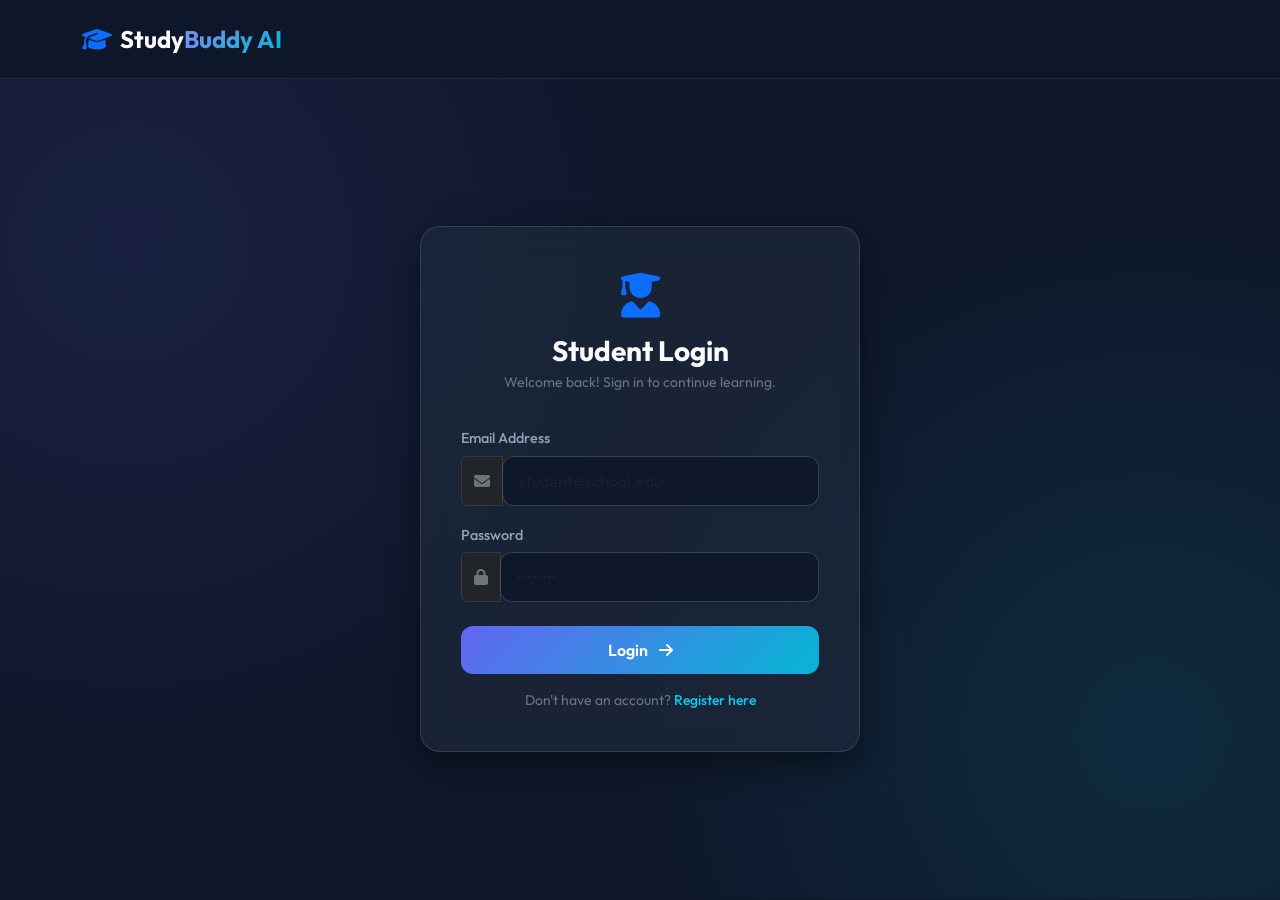
<file: study buddy/frontend/materials.html>
<!DOCTYPE html>
<html lang="en">
<head>
    <meta charset="UTF-8">
    <meta name="viewport" content="width=device-width, initial-scale=1.0">
    <title>My Study Materials (PDF RAG) - StudyBuddy AI</title>
    <link href="https://cdn.jsdelivr.net/npm/bootstrap@5.3.3/dist/css/bootstrap.min.css" rel="stylesheet">
    <link href="https://fonts.googleapis.com/css2?family=Outfit:wght@300;400;500;600;700&display=swap" rel="stylesheet">
    <link rel="stylesheet" href="https://cdnjs.cloudflare.com/ajax/libs/font-awesome/6.5.1/css/all.min.css">
    <link rel="stylesheet" href="css/style.css">
</head>
<body>
    <!-- App Navbar -->
    <nav class="navbar navbar-expand-lg navbar-dark navbar-custom py-3 border-bottom border-secondary border-opacity-25">
        <div class="container">
            <a class="navbar-brand fw-bold fs-4 d-flex align-items-center gap-2" href="dashboard.html">
                <i class="fa-solid fa-graduation-cap text-primary"></i>
                <span>Study<span class="gradient-text">Buddy AI</span></span>
            </a>
            <div class="d-flex align-items-center gap-3">
                <a href="chat.html" class="btn btn-primary-gradient btn-sm rounded-pill px-3">
                    <i class="fa-solid fa-comments me-1"></i> Ask AI Tutor
                </a>
                <a href="dashboard.html" class="btn btn-outline-light btn-sm rounded-pill px-3">
                    <i class="fa-solid fa-house me-1"></i> Dashboard
                </a>
            </div>
        </div>
    </nav>

    <!-- Page Header & Upload Card -->
    <div class="container py-5">
        <div class="d-flex justify-content-between align-items-center mb-4 flex-wrap gap-3">
            <div>
                <h3 class="fw-bold mb-1"><i class="fa-solid fa-file-pdf text-danger me-2"></i>My PDF Study Materials</h3>
                <p class="text-secondary small mb-0">Upload school textbooks and revision notes to create your personal AI knowledge base.</p>
            </div>
            <button class="btn btn-primary-gradient rounded-pill px-4" data-bs-toggle="modal" data-bs-target="#uploadModal">
                <i class="fa-solid fa-cloud-arrow-up me-2"></i>Upload PDF Material
            </button>
        </div>

        <!-- Upload Status Progress Banner (Hidden by default) -->
        <div id="uploadStatusBanner" class="alert alert-info border border-info border-opacity-25 bg-dark text-info p-3 mb-4 d-none">
            <div class="d-flex align-items-center gap-3">
                <div class="spinner-border spinner-border-sm text-info" id="uploadSpinner"></div>
                <div>
                    <strong id="uploadStatusTitle">Uploading PDF...</strong>
                    <div class="small text-secondary" id="uploadStatusSubtitle">Extracting text & creating knowledge base...</div>
                </div>
            </div>
        </div>

        <!-- Documents Grid -->
        <div class="row g-4" id="documentsGrid">
            <!-- Dynamically populated -->
        </div>
    </div>

    <!-- Upload PDF Modal -->
    <div class="modal fade" id="uploadModal" tabindex="-1">
        <div class="modal-dialog modal-dialog-centered">
            <div class="modal-content glass-card text-light border-secondary border-opacity-25">
                <div class="modal-header border-bottom border-secondary border-opacity-25">
                    <h5 class="modal-title fw-bold"><i class="fa-solid fa-file-arrow-up text-primary me-2"></i>Upload PDF Textbook / Notes</h5>
                    <button type="button" class="btn-close btn-close-white" data-bs-dismiss="modal"></button>
                </div>
                <form id="uploadDocForm">
                    <div class="modal-body">
                        <div class="mb-3">
                            <label for="pdfFile" class="form-label text-secondary">Select PDF File (Max 20MB)</label>
                            <input type="file" class="form-control" id="pdfFile" accept=".pdf,application/pdf" required>
                        </div>
                        <div class="mb-3">
                            <label for="docSubject" class="form-label text-secondary">Subject / Category</label>
                            <select class="form-select" id="docSubject">
                                <option value="Physics">Physics</option>
                                <option value="Chemistry">Chemistry</option>
                                <option value="Biology">Biology</option>
                                <option value="Mathematics">Mathematics</option>
                                <option value="Social Studies">Social Studies</option>
                                <option value="Reasoning">Reasoning</option>
                                <option value="General Science" selected>General Science</option>
                            </select>
                        </div>
                    </div>
                    <div class="modal-footer border-top border-secondary border-opacity-25">
                        <button type="button" class="btn btn-outline-secondary rounded-pill px-3" data-bs-dismiss="modal">Cancel</button>
                        <button type="submit" class="btn btn-primary-gradient px-4" id="btnSubmitUpload">
                            Upload & Extract <i class="fa-solid fa-arrow-up-from-bracket ms-1"></i>
                        </button>
                    </div>
                </form>
            </div>
        </div>
    </div>

    <!-- Document Info Modal -->
    <div class="modal fade" id="infoModal" tabindex="-1">
        <div class="modal-dialog modal-dialog-centered">
            <div class="modal-content glass-card text-light border-secondary border-opacity-25">
                <div class="modal-header border-bottom border-secondary border-opacity-25">
                    <h5 class="modal-title fw-bold" id="infoModalTitle">Document Details</h5>
                    <button type="button" class="btn-close btn-close-white" data-bs-dismiss="modal"></button>
                </div>
                <div class="modal-body" id="infoModalBody">
                    <!-- Populated dynamically -->
                </div>
            </div>
        </div>
    </div>

    <script src="https://cdn.jsdelivr.net/npm/bootstrap@5.3.3/dist/js/bootstrap.bundle.min.js"></script>
    <script src="js/api.js"></script>
    <script src="js/auth.js"></script>
    <script src="js/documents.js"></script>
</body>
</html>
</file>
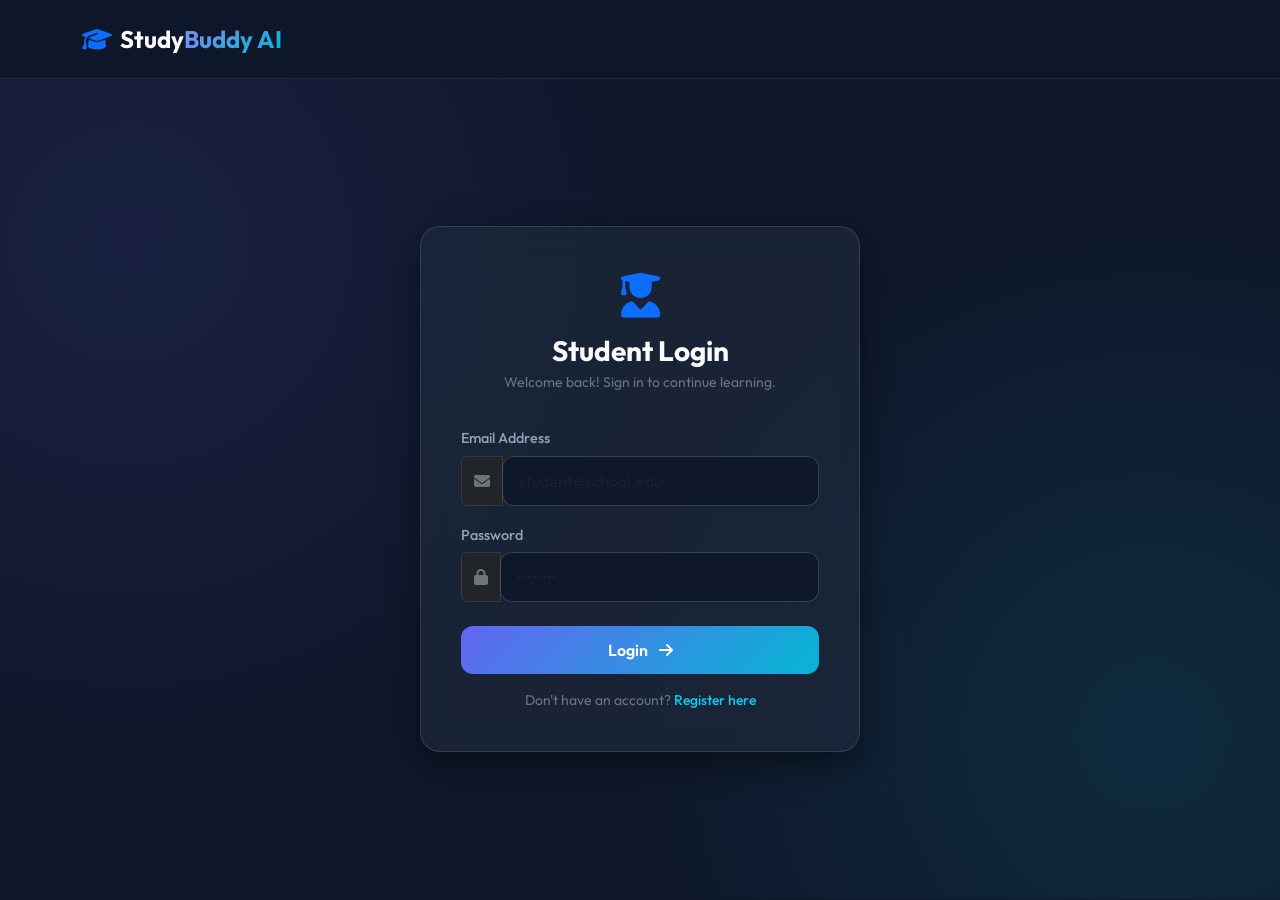
<file: study buddy/frontend/profile.html>
<!DOCTYPE html>
<html lang="en">
<head>
    <meta charset="UTF-8">
    <meta name="viewport" content="width=device-width, initial-scale=1.0">
    <title>Student Profile Settings - AI Personal Tutor</title>
    <link href="https://cdn.jsdelivr.net/npm/bootstrap@5.3.3/dist/css/bootstrap.min.css" rel="stylesheet">
    <link href="https://fonts.googleapis.com/css2?family=Outfit:wght@300;400;500;600;700&display=swap" rel="stylesheet">
    <link rel="stylesheet" href="https://cdnjs.cloudflare.com/ajax/libs/font-awesome/6.5.1/css/all.min.css">
    <link rel="stylesheet" href="css/style.css">
</head>
<body>
    <!-- App Navbar -->
    <nav class="navbar navbar-expand-lg navbar-dark navbar-custom py-3 border-bottom border-secondary border-opacity-25">
        <div class="container">
            <a class="navbar-brand fw-bold fs-4 d-flex align-items-center gap-2" href="dashboard.html">
                <i class="fa-solid fa-graduation-cap text-primary"></i>
                <span>Study<span class="gradient-text">Buddy AI</span></span>
            </a>
            <div class="d-flex align-items-center gap-3">
                <a href="dashboard.html" class="btn btn-outline-light btn-sm rounded-pill px-3">
                    <i class="fa-solid fa-house me-1"></i> Dashboard
                </a>
                <button onclick="API.logout()" class="btn btn-outline-danger btn-sm rounded-pill px-3">
                    <i class="fa-solid fa-right-from-bracket me-1"></i> Logout
                </button>
            </div>
        </div>
    </nav>

    <!-- Profile Settings Page Content -->
    <div class="container py-5">
        <div class="row justify-content-center">
            <div class="col-lg-8">
                <div class="glass-card p-4 p-md-5">
                    <div class="d-flex align-items-center gap-3 mb-4 pb-3 border-bottom border-secondary border-opacity-25">
                        <div class="bg-primary bg-opacity-25 text-primary p-3 rounded-circle fs-3">
                            <i class="fa-solid fa-id-card"></i>
                        </div>
                        <div>
                            <h3 class="fw-bold mb-0">Student Profile & Settings</h3>
                            <p class="text-secondary small mb-0">Manage your learning preferences, class, and tutor language.</p>
                        </div>
                    </div>

                    <form id="profileForm">
                        <div class="row g-3 mb-3">
                            <div class="col-md-6">
                                <label for="name" class="form-label text-secondary">Student Name</label>
                                <input type="text" class="form-control" id="name" required>
                            </div>
                            <div class="col-md-6">
                                <label for="email" class="form-label text-secondary">Email Address (Read-only)</label>
                                <input type="email" class="form-control text-muted" id="email" disabled readonly>
                            </div>
                        </div>

                        <div class="row g-3 mb-3">
                            <div class="col-md-6">
                                <label for="student_class" class="form-label text-secondary">School Class / Grade</label>
                                <select class="form-select" id="student_class" required>
                                    <option value="1st">Class 1</option>
                                    <option value="2nd">Class 2</option>
                                    <option value="3rd">Class 3</option>
                                    <option value="4th">Class 4</option>
                                    <option value="5th">Class 5</option>
                                    <option value="6th">Class 6</option>
                                    <option value="7th">Class 7</option>
                                    <option value="8th">Class 8</option>
                                    <option value="9th">Class 9</option>
                                    <option value="10th">Class 10</option>
                                </select>
                            </div>
                            <div class="col-md-6">
                                <label for="preferred_language" class="form-label text-secondary">Preferred Language</label>
                                <select class="form-select" id="preferred_language" required>
                                    <option value="English">English</option>
                                    <option value="Telugu">Telugu (తెలుగు)</option>
                                    <option value="Hindi">Hindi (हिंदी)</option>
                                </select>
                            </div>
                        </div>

                        <div class="mb-3">
                            <label for="preferred_subjects" class="form-label text-secondary">Preferred Subjects</label>
                            <input type="text" class="form-control" id="preferred_subjects" placeholder="Mathematics, Physics, Chemistry, Biology, Social Studies, Reasoning">
                        </div>

                        <div class="mb-4">
                            <label for="learning_level" class="form-label text-secondary">Learning Level</label>
                            <select class="form-select" id="learning_level">
                                <option value="Beginner">Beginner (Step-by-step simple explanations)</option>
                                <option value="Intermediate">Intermediate (Balanced practice & detail)</option>
                                <option value="Advanced">Advanced (Challenging concepts & depth)</option>
                            </select>
                        </div>

                        <div class="d-flex justify-content-end gap-3 pt-3 border-top border-secondary border-opacity-25">
                            <a href="dashboard.html" class="btn btn-outline-secondary rounded-pill px-4">Cancel</a>
                            <button type="submit" class="btn btn-primary-gradient px-4">Save Profile Settings</button>
                        </div>
                    </form>
                </div>
            </div>
        </div>
    </div>

    <script src="js/api.js"></script>
    <script src="js/auth.js"></script>
</body>
</html>
</file>
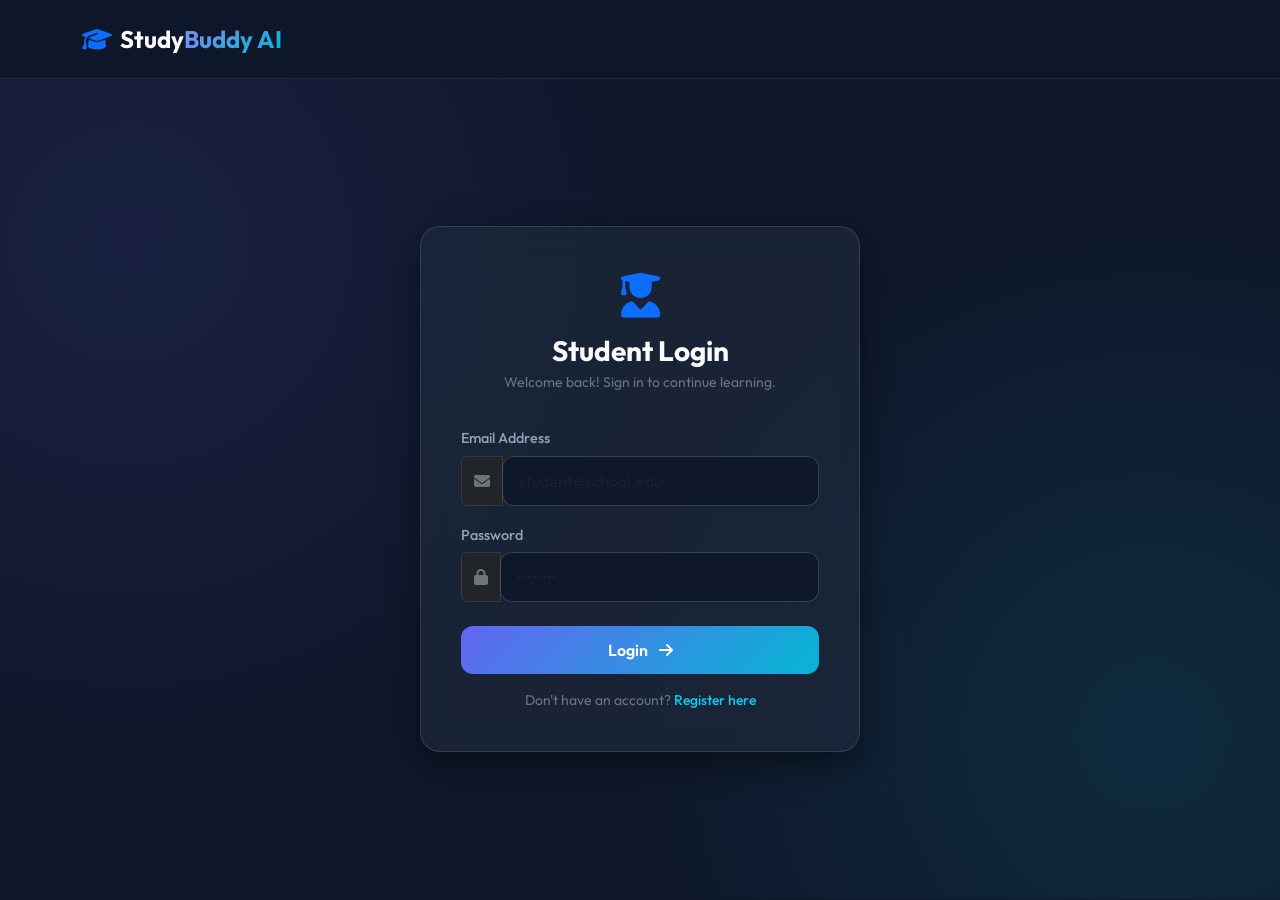
<file: study buddy/frontend/progress.html>
<!DOCTYPE html>
<html lang="en">
<head>
    <meta charset="UTF-8">
    <meta name="viewport" content="width=device-width, initial-scale=1.0">
    <title>Progress & Analytics - StudyBuddy AI</title>
    <link href="https://cdn.jsdelivr.net/npm/bootstrap@5.3.3/dist/css/bootstrap.min.css" rel="stylesheet">
    <link href="https://fonts.googleapis.com/css2?family=Outfit:wght@300;400;500;600;700&display=swap" rel="stylesheet">
    <link rel="stylesheet" href="https://cdnjs.cloudflare.com/ajax/libs/font-awesome/6.5.1/css/all.min.css">
    <link rel="stylesheet" href="css/style.css">
    <link rel="stylesheet" href="css/dashboard.css">
</head>
<body>
    <!-- App Navbar -->
    <nav class="navbar navbar-expand-lg navbar-dark navbar-custom py-3 border-bottom border-secondary border-opacity-25">
        <div class="container">
            <a class="navbar-brand fw-bold fs-4 d-flex align-items-center gap-2" href="dashboard.html">
                <i class="fa-solid fa-graduation-cap text-primary"></i>
                <span>Study<span class="gradient-text">Buddy AI</span></span>
            </a>
            <div class="d-flex align-items-center gap-3">
                <a href="dashboard.html" class="btn btn-outline-light btn-sm rounded-pill px-3">
                    <i class="fa-solid fa-house me-1"></i> Dashboard
                </a>
            </div>
        </div>
    </nav>

    <!-- Page Content -->
    <div class="container py-5">
        <div class="d-flex justify-content-between align-items-center mb-4">
            <div>
                <h3 class="fw-bold mb-1"><i class="fa-solid fa-chart-line text-success me-2"></i>My Learning Dashboard & Analytics</h3>
                <p class="text-secondary small mb-0">Track your strengths, identify weak areas, and follow personalized recommendations.</p>
            </div>
        </div>

        <!-- Overall Metrics Stats Grid -->
        <div class="row g-3 mb-4">
            <div class="col-md-3 col-6">
                <div class="stat-card">
                    <div class="stat-icon bg-primary bg-opacity-25 text-primary"><i class="fa-solid fa-comments"></i></div>
                    <div>
                        <div class="fs-4 fw-bold" id="progAsked">0</div>
                        <div class="text-secondary small">Questions Asked</div>
                    </div>
                </div>
            </div>
            <div class="col-md-3 col-6">
                <div class="stat-card">
                    <div class="stat-icon bg-info bg-opacity-25 text-info"><i class="fa-solid fa-file-pdf"></i></div>
                    <div>
                        <div class="fs-4 fw-bold" id="progDocs">0</div>
                        <div class="text-secondary small">PDF Materials</div>
                    </div>
                </div>
            </div>
            <div class="col-md-3 col-6">
                <div class="stat-card">
                    <div class="stat-icon bg-warning bg-opacity-25 text-warning"><i class="fa-solid fa-file-pen"></i></div>
                    <div>
                        <div class="fs-4 fw-bold" id="progExams">0</div>
                        <div class="text-secondary small">Exams Taken</div>
                    </div>
                </div>
            </div>
            <div class="col-md-3 col-6">
                <div class="stat-card">
                    <div class="stat-icon bg-success bg-opacity-25 text-success"><i class="fa-solid fa-chart-pie"></i></div>
                    <div>
                        <div class="fs-4 fw-bold" id="progScore">0%</div>
                        <div class="text-secondary small">Average Score</div>
                    </div>
                </div>
            </div>
        </div>

        <!-- Adaptive Recommendations Grid -->
        <div class="glass-card p-4 mb-4">
            <h5 class="fw-bold mb-3"><i class="fa-solid fa-wand-magic-sparkles text-warning me-2"></i>Recommended for You</h5>
            <div class="row g-3" id="recommendationsContainer">
                <!-- Dynamically populated -->
            </div>
        </div>

        <!-- Strong vs Weak Topics Grid -->
        <div class="row g-4 mb-4">
            <div class="col-md-6">
                <div class="glass-card p-4 h-100">
                    <h5 class="fw-bold mb-3 text-success"><i class="fa-solid fa-circle-check me-2"></i>Strong Topics (≥70%)</h5>
                    <div id="strongTopicsList">
                        <div class="text-secondary small">No strong topics recorded yet. Take an exam to discover your strengths!</div>
                    </div>
                </div>
            </div>

            <div class="col-md-6">
                <div class="glass-card p-4 h-100">
                    <h5 class="fw-bold mb-3 text-warning"><i class="fa-solid fa-triangle-exclamation me-2"></i>Needs Practice (<70%)</h5>
                    <div id="weakTopicsList">
                        <div class="text-secondary small">No weak topics detected. Great job!</div>
                    </div>
                </div>
            </div>
        </div>

        <!-- Topic Breakdown Table -->
        <div class="glass-card p-4">
            <h5 class="fw-bold mb-3"><i class="fa-solid fa-list-check text-primary me-2"></i>Topic-wise Performance Breakdown</h5>
            <div class="table-responsive">
                <table class="table table-dark table-hover align-middle mb-0">
                    <thead>
                        <tr class="text-secondary">
                            <th>Subject</th>
                            <th>Topic</th>
                            <th>Attempted</th>
                            <th>Proficiency</th>
                            <th>Status</th>
                        </tr>
                    </thead>
                    <tbody id="topicPerformanceTable">
                        <tr><td colspan="5" class="text-center text-secondary py-4">No topic performance data available yet.</td></tr>
                    </tbody>
                </table>
            </div>
        </div>
    </div>

    <script src="js/api.js"></script>
    <script src="js/auth.js"></script>
    <script src="js/progress.js"></script>
</body>
</html>
</file>
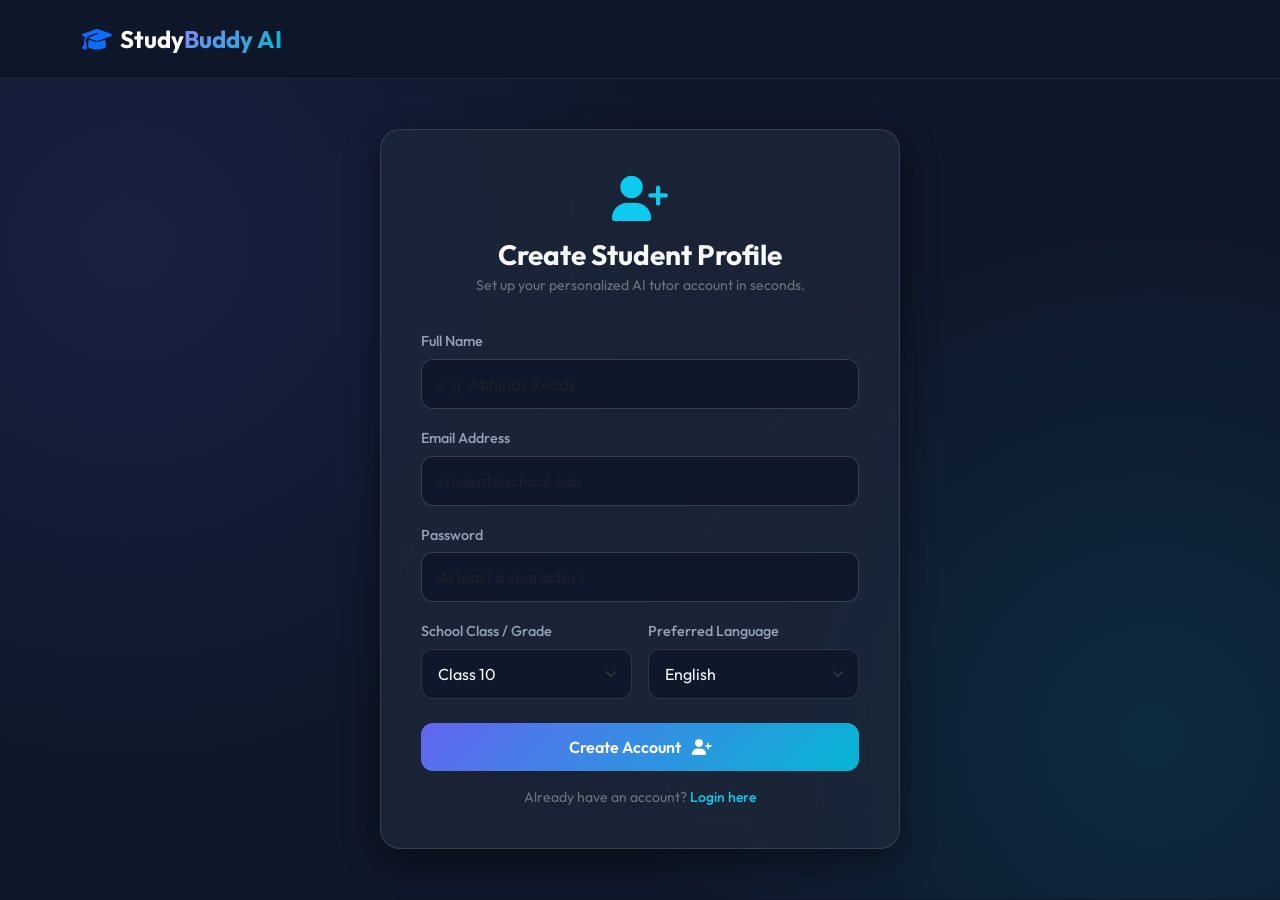
<file: study buddy/frontend/register.html>
<!DOCTYPE html>
<html lang="en">
<head>
    <meta charset="UTF-8">
    <meta name="viewport" content="width=device-width, initial-scale=1.0">
    <title>Student Registration - AI Personal Tutor</title>
    <link href="https://cdn.jsdelivr.net/npm/bootstrap@5.3.3/dist/css/bootstrap.min.css" rel="stylesheet">
    <link href="https://fonts.googleapis.com/css2?family=Outfit:wght@300;400;500;600;700&display=swap" rel="stylesheet">
    <link rel="stylesheet" href="https://cdnjs.cloudflare.com/ajax/libs/font-awesome/6.5.1/css/all.min.css">
    <link rel="stylesheet" href="css/style.css">
    <link rel="stylesheet" href="css/auth.css">
</head>
<body>
    <!-- Navbar -->
    <nav class="navbar navbar-expand-lg navbar-dark navbar-custom py-3">
        <div class="container">
            <a class="navbar-brand fw-bold fs-4 d-flex align-items-center gap-2" href="index.html">
                <i class="fa-solid fa-graduation-cap text-primary"></i>
                <span>Study<span class="gradient-text">Buddy AI</span></span>
            </a>
        </div>
    </nav>

    <!-- Register Auth Container -->
    <div class="auth-wrapper">
        <div class="glass-card auth-card" style="max-width: 520px;">
            <div class="auth-header">
                <div class="fs-1 text-info"><i class="fa-solid fa-user-plus"></i></div>
                <h3 class="fw-bold mb-1">Create Student Profile</h3>
                <p class="text-secondary small">Set up your personalized AI tutor account in seconds.</p>
            </div>

            <form id="registerForm">
                <div class="mb-3">
                    <label for="name" class="form-label">Full Name</label>
                    <input type="text" class="form-control" id="name" placeholder="e.g. Abhinav Reddy" required>
                </div>

                <div class="mb-3">
                    <label for="email" class="form-label">Email Address</label>
                    <input type="email" class="form-control" id="email" placeholder="student@school.edu" required>
                </div>

                <div class="mb-3">
                    <label for="password" class="form-label">Password</label>
                    <input type="password" class="form-control" id="password" placeholder="At least 6 characters" minlength="6" required>
                </div>

                <div class="row g-3 mb-4">
                    <div class="col-md-6">
                        <label for="student_class" class="form-label">School Class / Grade</label>
                        <select class="form-select" id="student_class" required>
                            <option value="1st">Class 1</option>
                            <option value="2nd">Class 2</option>
                            <option value="3rd">Class 3</option>
                            <option value="4th">Class 4</option>
                            <option value="5th">Class 5</option>
                            <option value="6th">Class 6</option>
                            <option value="7th">Class 7</option>
                            <option value="8th">Class 8</option>
                            <option value="9th">Class 9</option>
                            <option value="10th" selected>Class 10</option>
                        </select>
                    </div>
                    <div class="col-md-6">
                        <label for="preferred_language" class="form-label">Preferred Language</label>
                        <select class="form-select" id="preferred_language" required>
                            <option value="English">English</option>
                            <option value="Telugu">Telugu (తెలుగు)</option>
                            <option value="Hindi">Hindi (हिंदी)</option>
                        </select>
                    </div>
                </div>

                <button type="submit" class="btn btn-primary-gradient w-100 mb-3">
                    Create Account <i class="fa-solid fa-user-plus ms-2"></i>
                </button>

                <div class="text-center text-secondary small">
                    Already have an account? <a href="login.html" class="text-info fw-medium text-decoration-none">Login here</a>
                </div>
            </form>
        </div>
    </div>

    <script src="js/api.js"></script>
    <script src="js/auth.js"></script>
</body>
</html>
</file>
<file: study buddy/frontend/css/style.css>
/* Master UI Design System - Hackathon Grade AI Education Platform */
:root {
    --bg-dark: #0F172A;
    --card-bg: #1E293B;
    --card-bg-hover: #26334D;
    --border-color: rgba(255, 255, 255, 0.08);
    --primary: #6366F1;
    --primary-hover: #4F46E5;
    --secondary: #06B6D4;
    --accent: #10B981;
    --warning: #F59E0B;
    --danger: #EF4444;
    --text-main: #F8FAFC;
    --text-muted: #94A3B8;
    --radius-sm: 8px;
    --radius-md: 12px;
    --radius-lg: 20px;
    --glass-bg: rgba(30, 41, 59, 0.72);
    --glass-border: rgba(255, 255, 255, 0.12);
}

body {
    font-family: 'Outfit', -apple-system, BlinkMacSystemFont, sans-serif;
    background-color: var(--bg-dark);
    color: var(--text-main);
    min-height: 100vh;
    display: flex;
    flex-direction: column;
    margin: 0;
    overflow-x: hidden;
}

/* Custom Smooth Scrollbar */
::-webkit-scrollbar {
    width: 6px;
    height: 6px;
}
::-webkit-scrollbar-track {
    background: #0F172A;
}
::-webkit-scrollbar-thumb {
    background: #334155;
    border-radius: 4px;
}
::-webkit-scrollbar-thumb:hover {
    background: var(--primary);
}

/* Glassmorphism Card Utility */
.glass-card {
    background: var(--glass-bg);
    backdrop-filter: blur(16px);
    -webkit-backdrop-filter: blur(16px);
    border: 1px solid var(--glass-border);
    border-radius: var(--radius-lg);
    box-shadow: 0 12px 36px 0 rgba(0, 0, 0, 0.45);
    transition: border-color 0.25s ease, box-shadow 0.25s ease;
}
.glass-card:hover {
    border-color: rgba(99, 102, 241, 0.35);
}

/* Custom Gradient Text */
.gradient-text {
    background: linear-gradient(135deg, #818CF8 0%, #06B6D4 100%);
    -webkit-background-clip: text;
    -webkit-text-fill-color: transparent;
}

/* Custom Buttons */
.btn-primary-gradient {
    background: linear-gradient(135deg, var(--primary), var(--secondary));
    border: none;
    color: #ffffff;
    font-weight: 600;
    padding: 12px 24px;
    border-radius: var(--radius-md);
    transition: all 0.25s ease;
    cursor: pointer;
}
.btn-primary-gradient:hover {
    opacity: 0.94;
    transform: translateY(-2px);
    color: #ffffff;
    box-shadow: 0 6px 24px rgba(99, 102, 241, 0.4);
}

/* Form Inputs & Selects */
.form-control, .form-select {
    background-color: #0F172A !important;
    border: 1px solid var(--glass-border) !important;
    color: var(--text-main) !important;
    border-radius: var(--radius-md) !important;
    padding: 12px 16px !important;
}
.form-control:focus, .form-select:focus {
    border-color: var(--primary) !important;
    box-shadow: 0 0 0 3px rgba(99, 102, 241, 0.25) !important;
}

/* Toast Notifications */
.toast-container {
    position: fixed;
    top: 24px;
    right: 24px;
    z-index: 99999;
}
.custom-toast {
    background: var(--card-bg);
    border: 1px solid var(--glass-border);
    color: var(--text-main);
    border-radius: var(--radius-md);
    box-shadow: 0 10px 30px rgba(0,0,0,0.5);
}

/* Skeleton Loader Animation */
.skeleton {
    background: linear-gradient(90deg, #1E293B 25%, #334155 50%, #1E293B 75%);
    background-size: 200% 100%;
    animation: skeletonLoading 1.5s infinite ease-in-out;
    border-radius: 6px;
}
@keyframes skeletonLoading {
    0% { background-position: 200% 0; }
    100% { background-position: -200% 0; }
}

/* Navbar Custom Styling */
.navbar-custom {
    background-color: rgba(15, 23, 42, 0.9);
    backdrop-filter: blur(12px);
    border-bottom: 1px solid var(--border-color);
}
</file>
<file: study buddy/frontend/css/chat.css>
/* Chat Page Layout & Design System */
.chat-container {
    height: calc(100vh - 75px);
    display: flex;
    overflow: hidden;
}

/* Sidebar History Panel */
.chat-sidebar {
    width: 280px;
    background-color: rgba(15, 23, 42, 0.95);
    border-right: 1px solid var(--border-color);
    display: flex;
    flex-direction: column;
    transition: transform 0.3s ease;
}

.history-list {
    flex: 1;
    overflow-y: auto;
    padding: 0.75rem;
}

.history-item {
    padding: 10px 14px;
    border-radius: var(--radius-md);
    color: var(--text-muted);
    font-size: 0.9rem;
    cursor: pointer;
    display: flex;
    align-items: center;
    justify-content: space-between;
    margin-bottom: 4px;
    transition: all 0.2s ease;
}
.history-item:hover, .history-item.active {
    background-color: var(--card-bg);
    color: var(--text-main);
}
.history-item.active {
    border-left: 3px solid var(--primary);
}

/* Chat Main Viewport */
.chat-main {
    flex: 1;
    display: flex;
    flex-direction: column;
    background-color: var(--bg-dark);
    position: relative;
}

.chat-header {
    padding: 12px 24px;
    border-bottom: 1px solid var(--border-color);
    background: rgba(30, 41, 59, 0.5);
    backdrop-filter: blur(8px);
    display: flex;
    align-items: center;
    justify-content: space-between;
}

/* Message Scroll Area */
.chat-messages {
    flex: 1;
    overflow-y: auto;
    padding: 1.5rem;
    display: flex;
    flex-direction: column;
    gap: 1.25rem;
}

/* Chat Message Bubbles */
.message-bubble {
    max-width: 82%;
    padding: 16px 20px;
    border-radius: 18px;
    line-height: 1.6;
    font-size: 0.98rem;
    position: relative;
}

.message-student {
    align-self: flex-end;
    background: linear-gradient(135deg, #4F46E5, #3B82F6);
    color: #ffffff;
    border-bottom-right-radius: 4px;
}

.message-assistant {
    align-self: flex-start;
    background-color: var(--card-bg);
    border: 1px solid var(--border-color);
    color: var(--text-main);
    border-bottom-left-radius: 4px;
}

/* Message Composer Panel */
.chat-composer {
    padding: 16px 24px;
    border-top: 1px solid var(--border-color);
    background-color: rgba(15, 23, 42, 0.9);
}

.composer-input-group {
    background-color: #0F172A;
    border: 1px solid var(--glass-border);
    border-radius: 28px;
    padding: 6px 12px 6px 18px;
    display: flex;
    align-items: center;
    gap: 10px;
}

.composer-input {
    background: transparent !important;
    border: none !important;
    color: var(--text-main) !important;
    box-shadow: none !important;
    padding: 8px 0 !important;
}

/* Voice Mic Button */
.btn-mic {
    width: 42px;
    height: 42px;
    border-radius: 50%;
    background: rgba(99, 102, 241, 0.15);
    color: var(--primary);
    border: 1px solid rgba(99, 102, 241, 0.3);
    display: flex;
    align-items: center;
    justify-content: center;
    transition: all 0.25s ease;
}
.btn-mic:hover {
    background: var(--primary);
    color: #ffffff;
}

.mic-active {
    width: 42px;
    height: 42px;
    border-radius: 50%;
    display: flex;
    align-items: center;
    justify-content: center;
    animation: micPulse 1.2s infinite ease-in-out;
}

@keyframes micPulse {
    0% { box-shadow: 0 0 0 0 rgba(239, 68, 68, 0.7); }
    70% { box-shadow: 0 0 0 12px rgba(239, 68, 68, 0); }
    100% { box-shadow: 0 0 0 0 rgba(239, 68, 68, 0); }
}

/* Typing Indicator Animation */
.typing-indicator {
    display: inline-flex;
    align-items: center;
    gap: 4px;
    padding: 8px 12px;
    background-color: var(--card-bg);
    border-radius: 12px;
    font-size: 0.85rem;
    color: var(--text-muted);
}
.typing-dot {
    width: 6px;
    height: 6px;
    background-color: var(--primary);
    border-radius: 50%;
    animation: typingBounce 1.4s infinite ease-in-out both;
}
.typing-dot:nth-child(1) { animation-delay: -0.32s; }
.typing-dot:nth-child(2) { animation-delay: -0.16s; }

@keyframes typingBounce {
    0%, 80%, 100% { transform: scale(0); }
    40% { transform: scale(1.0); }
}
</file>
<file: study buddy/frontend/css/exam.css>
/* Exam UI & Test Taking Workspace CSS */
.exam-header {
    background: rgba(15, 23, 42, 0.95);
    border-bottom: 1px solid var(--border-color);
    padding: 1rem 0;
}

.timer-badge {
    background: rgba(245, 158, 11, 0.15);
    color: var(--warning);
    border: 1px solid rgba(245, 158, 11, 0.3);
    font-size: 1.1rem;
    font-weight: 700;
    padding: 8px 18px;
    border-radius: 20px;
    display: inline-flex;
    align-items: center;
    gap: 8px;
}

/* Question Navigator Bar */
.question-nav-grid {
    display: grid;
    grid-template-columns: repeat(auto-fill, minmax(38px, 1fr));
    gap: 8px;
}

.btn-q-nav {
    width: 38px;
    height: 38px;
    border-radius: 10px;
    background: var(--card-bg);
    border: 1px solid var(--border-color);
    color: var(--text-muted);
    font-weight: 600;
    font-size: 0.88rem;
    display: flex;
    align-items: center;
    justify-content: center;
    cursor: pointer;
    transition: all 0.2s ease;
}
.btn-q-nav:hover {
    background: var(--card-bg-hover);
    color: var(--text-main);
}
.btn-q-nav.active {
    background: var(--primary);
    color: #ffffff;
    border-color: var(--primary);
}
.btn-q-nav.answered {
    background: rgba(16, 185, 129, 0.2);
    color: var(--accent);
    border-color: rgba(16, 185, 129, 0.4);
}

/* Question Card & Option Styling */
.question-card {
    background: var(--card-bg);
    border: 1px solid var(--border-color);
    border-radius: var(--radius-lg);
    padding: 2rem;
}

.option-pill {
    background: #0F172A;
    border: 1px solid var(--glass-border);
    border-radius: var(--radius-md);
    padding: 14px 20px;
    cursor: pointer;
    display: flex;
    align-items: center;
    gap: 12px;
    transition: all 0.2s ease;
    margin-bottom: 12px;
}
.option-pill:hover {
    border-color: var(--primary);
    background: rgba(99, 102, 241, 0.08);
}
.option-pill input[type="radio"] {
    accent-color: var(--primary);
    width: 18px;
    height: 18px;
}
.option-pill.selected {
    border-color: var(--primary);
    background: rgba(99, 102, 241, 0.15);
}
</file>
<file: study buddy/frontend/css/auth.css>
/* Authentication Pages Specific CSS */
.auth-wrapper {
    min-height: calc(100vh - 80px);
    display: flex;
    align-items: center;
    justify-content: center;
    padding: 2rem 1rem;
    background: radial-gradient(circle at 10% 20%, rgba(99, 102, 241, 0.12) 0%, transparent 40%),
                radial-gradient(circle at 90% 80%, rgba(6, 182, 212, 0.12) 0%, transparent 40%);
}

.auth-card {
    width: 100%;
    max-width: 440px;
    padding: 2.5rem;
}

.auth-header {
    text-align: center;
    margin-bottom: 2rem;
}

.auth-header i {
    font-size: 2.8rem;
    margin-bottom: 1rem;
}

.form-label {
    color: var(--text-muted);
    font-size: 0.9rem;
    font-weight: 500;
    margin-bottom: 6px;
}
</file>
<file: study buddy/frontend/css/dashboard.css>
/* Dashboard Page CSS */
.welcome-banner {
    background: linear-gradient(135deg, rgba(79, 70, 229, 0.2), rgba(6, 182, 212, 0.2));
    border: 1px solid var(--glass-border);
    border-radius: var(--radius-lg);
    padding: 2.5rem;
}

.stat-card {
    background: var(--card-bg);
    border: 1px solid var(--border-color);
    border-radius: var(--radius-md);
    padding: 1.5rem;
    display: flex;
    align-items: center;
    gap: 1.25rem;
    transition: transform 0.2s ease;
}
.stat-card:hover {
    transform: translateY(-3px);
}

.stat-icon {
    width: 52px;
    height: 52px;
    border-radius: 14px;
    display: flex;
    align-items: center;
    justify-content: center;
    font-size: 1.5rem;
}
</file>
